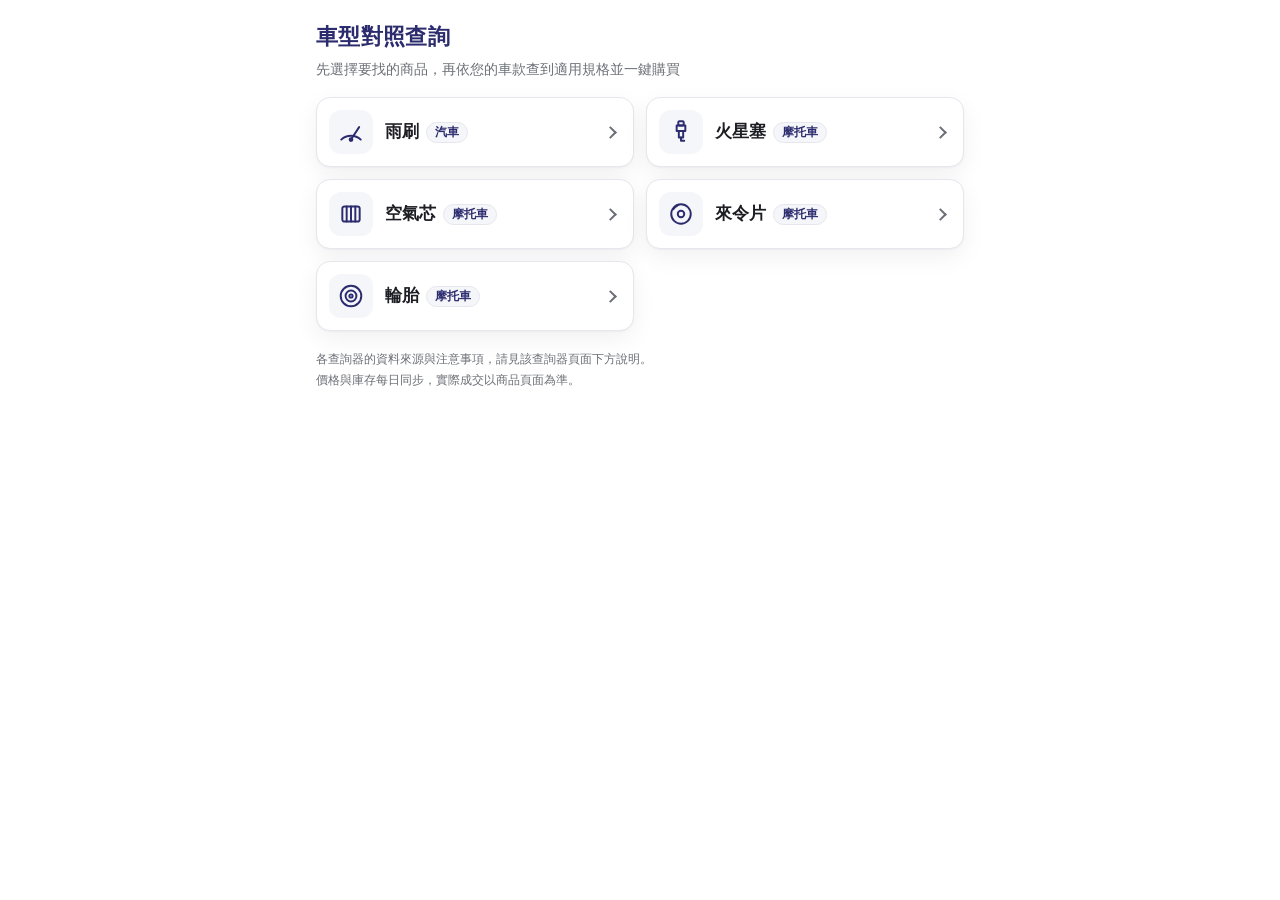
<file: index.html>
<!DOCTYPE html>
<html lang="zh-Hant">
<head>
<meta charset="UTF-8" />
<meta name="viewport" content="width=device-width, initial-scale=1, viewport-fit=cover" />
<title>車型對照查詢 | CarMall</title>
<meta name="description" content="先選擇要找的商品，再依您的車款查到適用規格並直接購買" />
<link rel="preconnect" href="https://www.carmall.com.tw" />
<link rel="stylesheet" href="styles.css" />
</head>
<body>
<div class="hub" id="hub">
  <header class="hub-head">
    <h1 class="hub-title">車型對照查詢</h1>
    <p class="hub-sub">先選擇要找的商品，再依您的車款查到適用規格並一鍵購買</p>
  </header>

  <!-- One card per live finder. Only list a category once its finder works end to end:
       every card on this page must lead somewhere a customer can finish a lookup.
       Finders are opened in this same frame with ?from=hub so they show a back link. -->
  <nav class="hub-grid" aria-label="選擇商品類別">
    <a class="hub-card" href="https://liquimolytaiwan.github.io/carmall-wiper-finder/?from=hub">
      <span class="hub-ico" aria-hidden="true">
        <svg viewBox="0 0 24 24" fill="none" stroke="currentColor" stroke-width="1.8" stroke-linecap="round" stroke-linejoin="round"><path d="M3 19a13 13 0 0 1 18 0"/><path d="M12 19 19.5 7.5"/><circle cx="12" cy="19" r="1.3"/></svg>
      </span>
      <span class="hub-text">
        <span class="hub-name">雨刷 <em class="hub-tag">汽車</em></span>
      </span>
      <span class="hub-go" aria-hidden="true"></span>
    </a>

    <a class="hub-card" href="https://liquimolytaiwan.github.io/carmall-ngk-finder/?from=hub">
      <span class="hub-ico" aria-hidden="true">
        <svg viewBox="0 0 24 24" fill="none" stroke="currentColor" stroke-width="1.8" stroke-linecap="round" stroke-linejoin="round"><rect x="9.5" y="2" width="5" height="4" rx="1"/><path d="M8 6h8v5H8z"/><path d="M10 11h4v6h-4z"/><path d="M12 17v3h3"/></svg>
      </span>
      <span class="hub-text">
        <span class="hub-name">火星塞 <em class="hub-tag">摩托車</em></span>
      </span>
      <span class="hub-go" aria-hidden="true"></span>
    </a>

    <a class="hub-card" href="filters/?from=hub">
      <span class="hub-ico" aria-hidden="true">
        <svg viewBox="0 0 24 24" fill="none" stroke="currentColor" stroke-width="1.8" stroke-linecap="round" stroke-linejoin="round"><rect x="4" y="5" width="16" height="14" rx="2"/><path d="M8 5v14M12 5v14M16 5v14"/></svg>
      </span>
      <span class="hub-text">
        <span class="hub-name">空氣芯 <em class="hub-tag">摩托車</em></span>
      </span>
      <span class="hub-go" aria-hidden="true"></span>
    </a>

    <a class="hub-card" href="pads/?from=hub">
      <span class="hub-ico" aria-hidden="true">
        <svg viewBox="0 0 24 24" fill="none" stroke="currentColor" stroke-width="1.8" stroke-linecap="round" stroke-linejoin="round"><circle cx="12" cy="12" r="9"/><circle cx="12" cy="12" r="3"/><path d="M5 7.5a8 8 0 0 1 4-3.6"/></svg>
      </span>
      <span class="hub-text">
        <span class="hub-name">來令片 <em class="hub-tag">摩托車</em></span>
      </span>
      <span class="hub-go" aria-hidden="true"></span>
    </a>
    <a class="hub-card" href="tires/?from=hub">
      <span class="hub-ico" aria-hidden="true">
        <svg viewBox="0 0 24 24" fill="none" stroke="currentColor" stroke-width="1.8" stroke-linecap="round" stroke-linejoin="round"><circle cx="12" cy="12" r="9.5"/><circle cx="12" cy="12" r="5"/><circle cx="12" cy="12" r="1.5"/></svg>
      </span>
      <span class="hub-text">
        <span class="hub-name">輪胎 <em class="hub-tag">摩托車</em></span>
      </span>
      <span class="hub-go" aria-hidden="true"></span>
    </a>
  </nav>

  <p class="hub-foot">
    各查詢器的資料來源與注意事項，請見該查詢器頁面下方說明。<br>
    價格與庫存每日同步，實際成交以商品頁面為準。
  </p>
</div>

<script src="hub.js"></script>
</body>
</html>
</file>
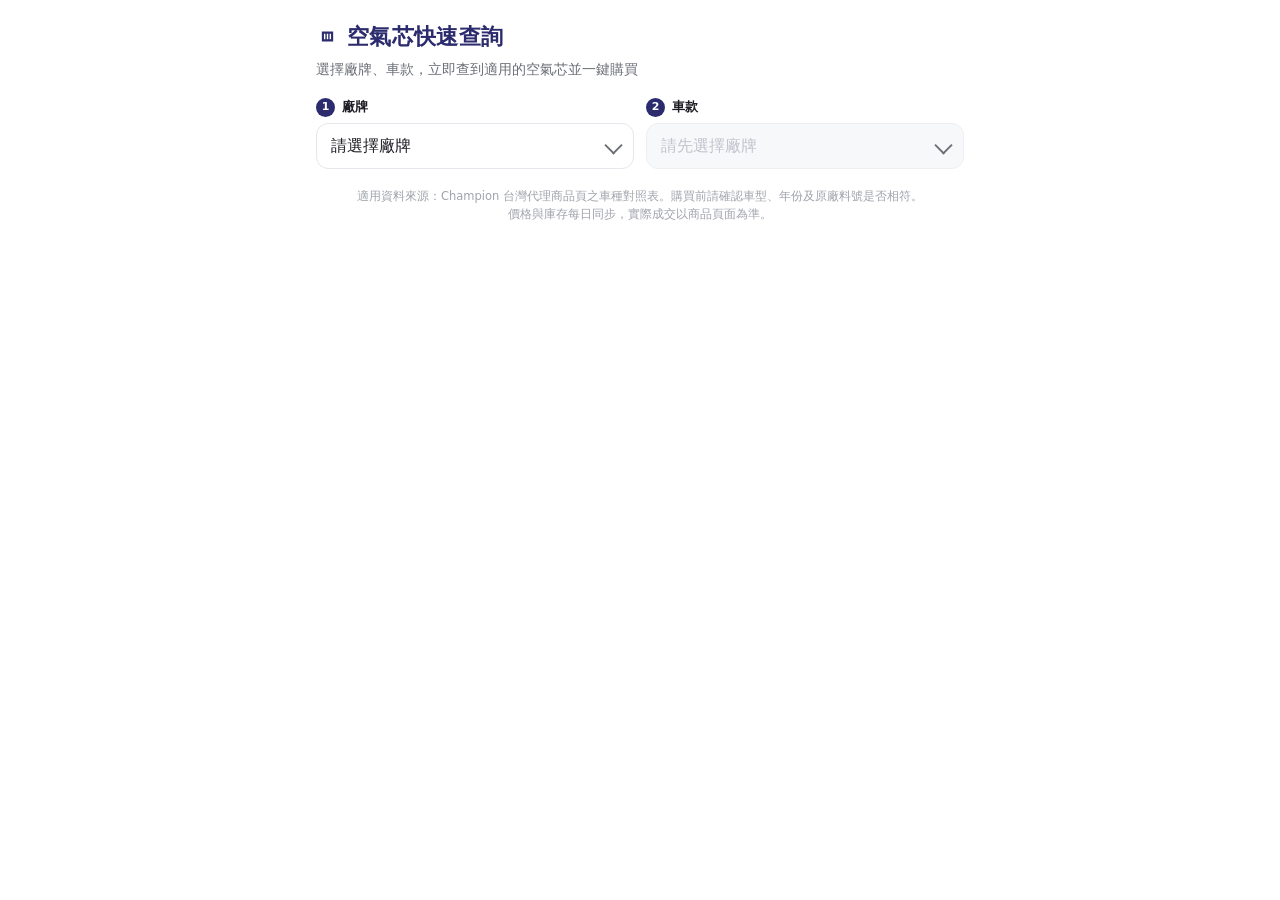
<file: filters/index.html>
<!DOCTYPE html>
<html lang="zh-Hant">
<head>
<meta charset="UTF-8" />
<meta name="viewport" content="width=device-width, initial-scale=1, viewport-fit=cover" />
<title>空氣芯快速查詢 | CarMall</title>
<meta name="description" content="選擇摩托車廠牌與車款，立即查到適用的 Champion 空氣芯並直接購買" />
<link rel="preconnect" href="https://www.carmall.com.tw" />
<link rel="stylesheet" href="../assets/finder.css" />
</head>
<body>
<div class="fd" id="fd">
  <a class="fd-back" id="back-hub" href="https://liquimolytaiwan.github.io/carmall-parts-finder/" hidden>← 換別的商品</a>
  <header class="fd-head">
    <h1 class="fd-title ico-filter">空氣芯快速查詢</h1>
    <p class="fd-sub">選擇廠牌、車款，立即查到適用的空氣芯並一鍵購買</p>
  </header>

  <div class="fd-steps">
    <label class="fd-field">
      <span class="fd-label"><i>1</i> 廠牌</span>
      <span class="fd-select">
        <select id="sel-brand" aria-label="選擇摩托車廠牌">
          <option value="">載入中…</option>
        </select>
      </span>
    </label>

    <label class="fd-field">
      <span class="fd-label"><i>2</i> 車款</span>
      <span class="fd-select">
        <select id="sel-model" aria-label="選擇車款" disabled>
          <option value="">請先選擇廠牌</option>
        </select>
      </span>
    </label>

    <label class="fd-field" id="field-year" hidden>
      <span class="fd-label"><i>3</i> 出廠年份</span>
      <span class="fd-select">
        <select id="sel-year" aria-label="選擇出廠年份">
          <option value="">請選擇出廠年份</option>
        </select>
      </span>
    </label>
  </div>

  <div id="result" class="fd-result" hidden></div>

  <p class="fd-foot">
    適用資料來源：Champion 台灣代理商品頁之車種對照表。購買前請確認車型、年份及原廠料號是否相符。<br>
    價格與庫存每日同步，實際成交以商品頁面為準。
  </p>
</div>

<script src="app.js"></script>
<script src="../assets/finder.js"></script>
<script async src="../assets/link.js"></script>
</body>
</html>
</file>
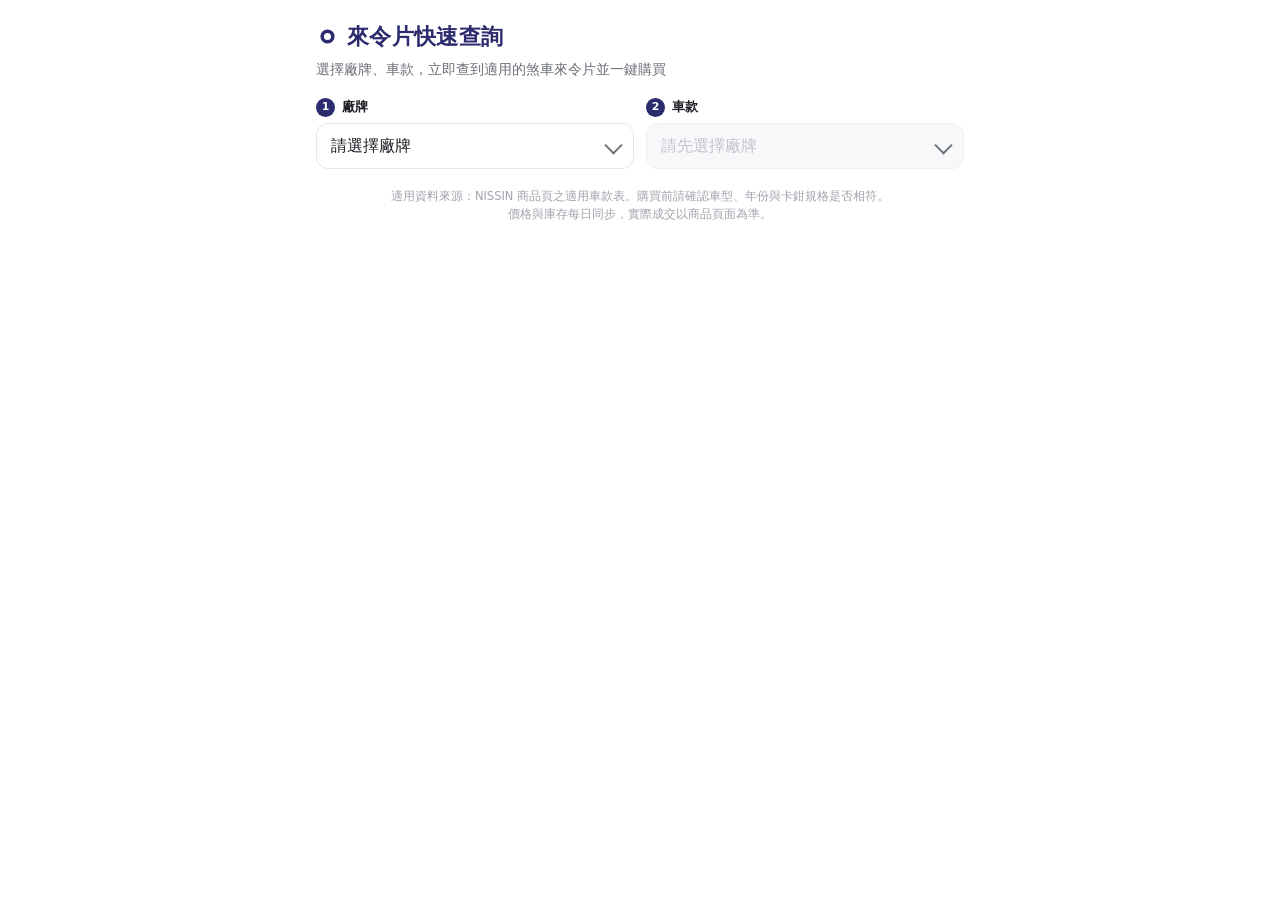
<file: pads/index.html>
<!DOCTYPE html>
<html lang="zh-Hant">
<head>
<meta charset="UTF-8" />
<meta name="viewport" content="width=device-width, initial-scale=1, viewport-fit=cover" />
<title>來令片快速查詢 | CarMall</title>
<meta name="description" content="選擇摩托車廠牌與車款，立即查到適用的 NISSIN 煞車來令片並直接購買" />
<link rel="preconnect" href="https://www.carmall.com.tw" />
<link rel="stylesheet" href="../assets/finder.css" />
</head>
<body>
<div class="fd" id="fd">
  <a class="fd-back" id="back-hub" href="https://liquimolytaiwan.github.io/carmall-parts-finder/" hidden>← 換別的商品</a>
  <header class="fd-head">
    <h1 class="fd-title ico-pad">來令片快速查詢</h1>
    <p class="fd-sub">選擇廠牌、車款，立即查到適用的煞車來令片並一鍵購買</p>
  </header>

  <div class="fd-steps">
    <label class="fd-field">
      <span class="fd-label"><i>1</i> 廠牌</span>
      <span class="fd-select">
        <select id="sel-brand" aria-label="選擇摩托車廠牌">
          <option value="">載入中…</option>
        </select>
      </span>
    </label>

    <label class="fd-field">
      <span class="fd-label"><i>2</i> 車款</span>
      <span class="fd-select">
        <select id="sel-model" aria-label="選擇車款" disabled>
          <option value="">請先選擇廠牌</option>
        </select>
      </span>
    </label>

    <label class="fd-field" id="field-year" hidden>
      <span class="fd-label"><i>3</i> 出廠年份</span>
      <span class="fd-select">
        <select id="sel-year" aria-label="選擇出廠年份">
          <option value="">請選擇出廠年份</option>
        </select>
      </span>
    </label>
  </div>

  <div id="result" class="fd-result" hidden></div>

  <p class="fd-foot">
    適用資料來源：NISSIN 商品頁之適用車款表。購買前請確認車型、年份與卡鉗規格是否相符。<br>
    價格與庫存每日同步，實際成交以商品頁面為準。
  </p>
</div>

<script src="app.js"></script>
<script src="../assets/finder.js"></script>
<script async src="../assets/link.js"></script>
</body>
</html>
</file>
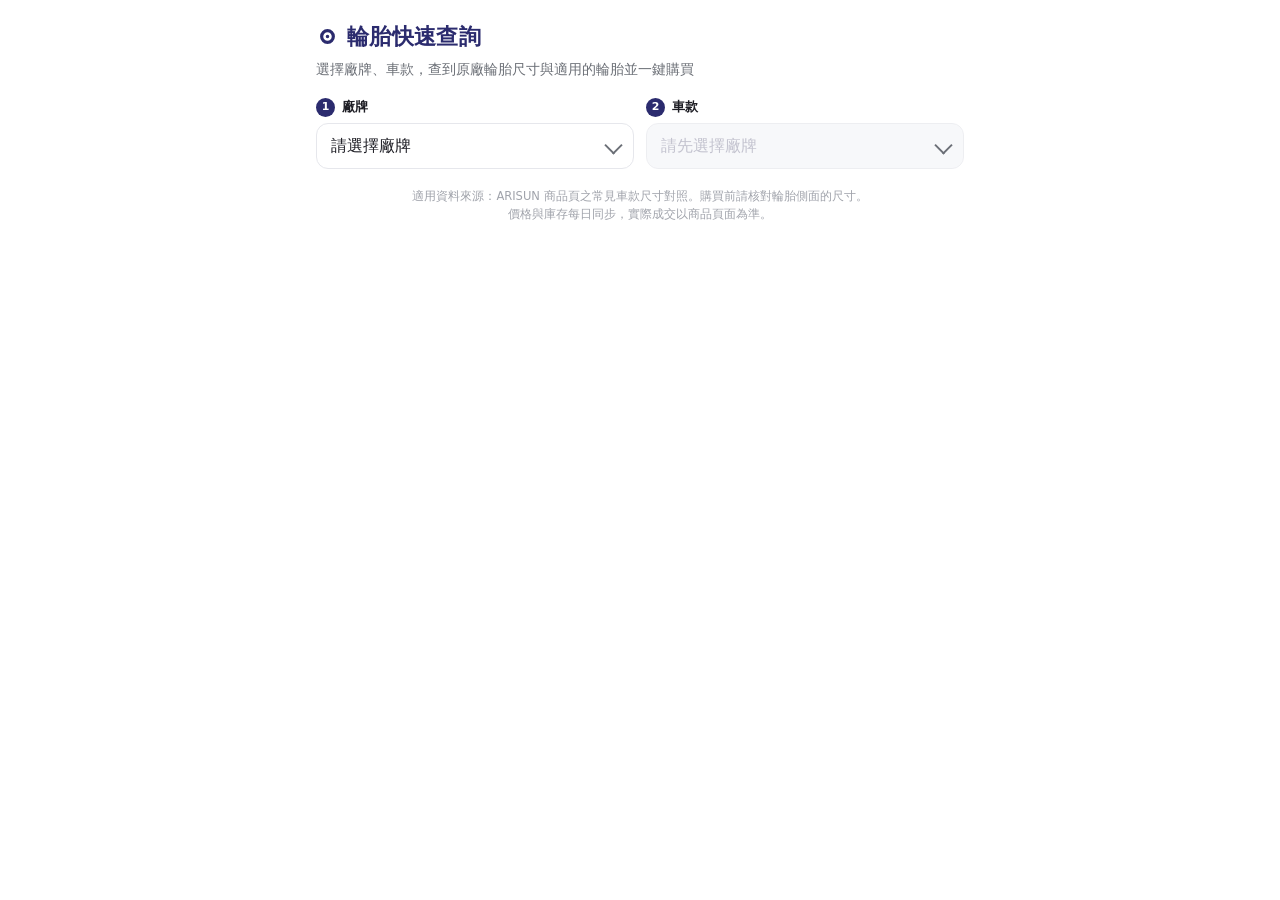
<file: tires/index.html>
<!DOCTYPE html>
<html lang="zh-Hant">
<head>
<meta charset="UTF-8" />
<meta name="viewport" content="width=device-width, initial-scale=1, viewport-fit=cover" />
<title>輪胎快速查詢 | CarMall</title>
<meta name="description" content="選擇摩托車廠牌與車款，查到原廠前後輪尺寸與適用的 ARISUN 輪胎並直接購買" />
<link rel="preconnect" href="https://www.carmall.com.tw" />
<link rel="stylesheet" href="../assets/finder.css" />
</head>
<body>
<div class="fd" id="fd">
  <a class="fd-back" id="back-hub" href="https://liquimolytaiwan.github.io/carmall-parts-finder/" hidden>← 換別的商品</a>
  <header class="fd-head">
    <h1 class="fd-title ico-tire">輪胎快速查詢</h1>
    <p class="fd-sub">選擇廠牌、車款，查到原廠輪胎尺寸與適用的輪胎並一鍵購買</p>
  </header>

  <div class="fd-steps">
    <label class="fd-field">
      <span class="fd-label"><i>1</i> 廠牌</span>
      <span class="fd-select">
        <select id="sel-brand" aria-label="選擇摩托車廠牌">
          <option value="">載入中…</option>
        </select>
      </span>
    </label>

    <label class="fd-field">
      <span class="fd-label"><i>2</i> 車款</span>
      <span class="fd-select">
        <select id="sel-model" aria-label="選擇車款" disabled>
          <option value="">請先選擇廠牌</option>
        </select>
      </span>
    </label>
  </div>

  <div id="result" class="fd-result" hidden></div>

  <p class="fd-foot">
    適用資料來源：ARISUN 商品頁之常見車款尺寸對照。購買前請核對輪胎側面的尺寸。<br>
    價格與庫存每日同步，實際成交以商品頁面為準。
  </p>
</div>

<script src="app.js"></script>
<script async src="../assets/link.js"></script>
</body>
</html>
</file>
<file: styles.css>
/* Palette, type scale and container width match carmall-wiper-finder / carmall-ngk-finder
   so moving between the hub and a finder inside the same frame feels like one page. */
:root{
  --navy:#2b2b6e;
  --navy-d:#20204f;
  --ink:#1d1d24;
  --muted:#6b6f76;
  --line:#e6e7ec;
  --bg:#ffffff;
  --soft:#f5f6f9;
  --radius:14px;
  --shadow:0 1px 2px rgba(20,20,40,.04),0 8px 24px rgba(20,20,40,.06);
}
*{box-sizing:border-box}
html,body{margin:0;padding:0}
body{
  font-family:"Noto Sans TC","PingFang TC","Microsoft JhengHei",system-ui,-apple-system,"Segoe UI",Roboto,sans-serif;
  color:var(--ink);
  background:transparent;
  -webkit-font-smoothing:antialiased;
  line-height:1.5;
}
.hub{max-width:680px;margin:0 auto;padding:20px 16px 26px}
.hub-head{margin-bottom:18px}
.hub-title{font-size:22px;font-weight:800;margin:0;letter-spacing:.3px;color:var(--navy)}
.hub-sub{margin:6px 0 0;color:var(--muted);font-size:13.5px}

.hub-grid{display:grid;grid-template-columns:1fr 1fr;gap:12px}
@media (max-width:520px){.hub-grid{grid-template-columns:1fr}}

.hub-card{
  display:flex;align-items:center;gap:12px;
  padding:12px 14px 12px 12px;min-height:68px;
  background:var(--bg);border:1.5px solid var(--line);border-radius:var(--radius);
  color:inherit;text-decoration:none;box-shadow:var(--shadow);
  transition:border-color .15s,transform .15s;
  -webkit-tap-highlight-color:transparent;
}
.hub-card:hover,.hub-card:focus-visible{border-color:var(--navy);outline:none}
.hub-card:active{transform:scale(.99)}
.hub-ico{
  flex:0 0 auto;width:44px;height:44px;border-radius:12px;
  display:inline-flex;align-items:center;justify-content:center;
  background:var(--soft);color:var(--navy);
}
.hub-ico svg{width:26px;height:26px}
.hub-text{flex:1 1 auto;min-width:0;display:flex;flex-direction:column;gap:3px}
.hub-name{font-size:16.5px;font-weight:800;color:var(--ink);display:flex;align-items:center;gap:7px}
.hub-tag{
  font-style:normal;font-size:11.5px;font-weight:700;color:var(--navy);
  background:var(--soft);border:1px solid var(--line);border-radius:999px;padding:1px 8px;
}
.hub-go{
  flex:0 0 auto;width:9px;height:9px;margin-right:4px;
  border-right:2px solid var(--muted);border-top:2px solid var(--muted);transform:rotate(45deg);
}
.hub-foot{margin:18px 0 0;color:var(--muted);font-size:12px;line-height:1.7}
</file>
<file: assets/finder.css>
/* Shared finder styles for the finders in this repo (filters/, pads/, tires/).
   Copied from carmall-ngk-finder/styles.css with the pf- prefix renamed to fd-, so all
   finders the hub opens look like one family. */
:root{
  --navy:#2b2b6e;
  --navy-d:#20204f;
  --ink:#1d1d24;
  --muted:#6b6f76;
  --line:#e6e7ec;
  --bg:#ffffff;
  --soft:#f5f6f9;
  --dx:#bb198b;          /* NGK's own MotoDX accent colour */
  --warn:#b9892b;
  --sale:#d8262d;
  --radius:14px;
  --shadow:0 1px 2px rgba(20,20,40,.04),0 8px 24px rgba(20,20,40,.06);
}
*{box-sizing:border-box}
html,body{margin:0;padding:0}
body{
  font-family:"Noto Sans TC","PingFang TC","Microsoft JhengHei",system-ui,-apple-system,"Segoe UI",Roboto,sans-serif;
  color:var(--ink);
  background:transparent;
  -webkit-font-smoothing:antialiased;
  line-height:1.5;
}
.fd{max-width:680px;margin:0 auto;padding:20px 16px 26px}
/* header */
/* back to the parts-finder hub — shown only when opened with ?from=hub */
.fd-back{display:inline-flex;align-items:center;gap:4px;margin:0 0 14px;padding:6px 13px 6px 11px;font-size:13.5px;font-weight:700;color:var(--navy);text-decoration:none;background:var(--soft);border:1px solid var(--line);border-radius:999px}
.fd-back:hover{border-color:var(--navy)}
.fd-back[hidden]{display:none}
.fd-head{margin-bottom:18px}
.fd-title{
  font-size:22px;font-weight:800;margin:0;letter-spacing:.3px;
  color:var(--navy);display:flex;align-items:center;gap:9px;
}
/* Each finder picks its own title icon with an ico-* class on .fd-title (the plug finder's
   lightning bolt would be wrong on an air-filter page); no class = no icon. */
.fd-title::before{
  content:"";width:22px;height:22px;flex:0 0 auto;border-radius:6px;
  background:var(--navy);display:none;
}
.fd-title.ico-filter::before{
  display:block;
  -webkit-mask:url("data:image/svg+xml;utf8,<svg xmlns='http://www.w3.org/2000/svg' viewBox='0 0 24 24' fill='white'><path fill-rule='evenodd' d='M4 5h16v14H4zM7 8h2v8H7zm4 0h2v8h-2zm4 0h2v8h-2z'/></svg>") center/17px no-repeat;
          mask:url("data:image/svg+xml;utf8,<svg xmlns='http://www.w3.org/2000/svg' viewBox='0 0 24 24' fill='white'><path fill-rule='evenodd' d='M4 5h16v14H4zM7 8h2v8H7zm4 0h2v8h-2zm4 0h2v8h-2z'/></svg>") center/17px no-repeat;
}
.fd-sub{margin:6px 0 0;color:var(--muted);font-size:13.5px}
/* steps */
.fd-steps{display:flex;flex-direction:column;gap:12px}
.fd-field{display:flex;flex-direction:column;gap:6px}
.fd-field[hidden]{display:none}
.fd-label{font-size:13px;font-weight:700;color:var(--ink);display:flex;align-items:center;gap:7px}
.fd-label i{
  font-style:normal;width:19px;height:19px;border-radius:50%;
  background:var(--navy);color:#fff;font-size:11px;font-weight:700;
  display:inline-flex;align-items:center;justify-content:center;
}
.fd-select{position:relative;display:block}
.fd-select::after{
  content:"";position:absolute;right:14px;top:50%;width:11px;height:11px;
  transform:translateY(-55%) rotate(45deg);
  border-right:2px solid var(--muted);border-bottom:2px solid var(--muted);
  pointer-events:none;
}
.fd-select select{
  -webkit-appearance:none;-moz-appearance:none;appearance:none;
  width:100%;padding:13px 40px 13px 14px;
  font-size:15.5px;font-family:inherit;color:var(--ink);
  background:var(--bg);border:1.5px solid var(--line);border-radius:12px;
  cursor:pointer;transition:border-color .15s,box-shadow .15s;
}
.fd-select select:hover:not(:disabled){border-color:#c9cbd4}
.fd-select select:focus{outline:none;border-color:var(--navy);box-shadow:0 0 0 3px rgba(43,43,110,.12)}
.fd-select select:disabled{background:var(--soft);color:#aab;cursor:not-allowed}
/* result */
.fd-result{margin-top:18px;animation:rise .25s ease}
@keyframes rise{from{opacity:0;transform:translateY(6px)}to{opacity:1;transform:none}}
.rc{
  border:1.5px solid var(--line);border-radius:var(--radius);
  background:var(--bg);box-shadow:var(--shadow);overflow:hidden;
}
.rc-top{padding:15px 16px;background:linear-gradient(180deg,#fafbfd,#f4f5f9);border-bottom:1px solid var(--line)}
.rc-veh{font-size:14px;font-weight:700;color:var(--navy)}
.rc-veh small{display:block;font-weight:500;color:var(--muted);font-size:12.5px;margin-top:2px}
.rc-body{padding:16px}
/* spec table */
.spec-title{font-size:13px;font-weight:700;margin:0 0 9px}
.spec-wrap{overflow-x:auto;-webkit-overflow-scrolling:touch;margin-bottom:16px}
.spec{width:100%;border-collapse:collapse;font-size:12.5px;white-space:nowrap}
.spec th{
  background:var(--soft);color:var(--muted);font-weight:700;font-size:11.5px;
  padding:8px 10px;text-align:left;border-bottom:1.5px solid var(--line);
}
.spec td{padding:9px 10px;border-bottom:1px solid var(--line);color:var(--ink)}
.spec tr:last-child td{border-bottom:none}
.spec .dx{color:var(--dx);font-weight:800}
/* buy options */
.opt-title{font-size:13px;font-weight:700;color:var(--ink);margin:2px 0 10px}
.opt-title span{font-weight:500;color:var(--muted);font-size:12px}
.opt{
  display:flex;align-items:center;gap:12px;text-decoration:none;color:inherit;
  border:1.5px solid var(--line);border-radius:12px;padding:13px 14px;margin-bottom:10px;
  transition:border-color .15s,box-shadow .15s,transform .05s;background:var(--bg);
}
.opt:hover{border-color:var(--navy);box-shadow:0 4px 14px rgba(43,43,110,.10)}
.opt:active{transform:translateY(1px)}
.opt-main{flex:1;min-width:0}
.opt-name{font-size:14px;font-weight:700;color:var(--ink);display:flex;align-items:center;flex-wrap:wrap;gap:6px}
.opt-sub{font-size:12px;color:var(--muted);margin-top:3px}
.opt-right{display:flex;align-items:center;gap:8px;flex:0 0 auto}
.opt-price{text-align:right;line-height:1.15;white-space:nowrap}
.opt-price .unitp{display:block;font-size:11px;font-weight:500;color:var(--muted)}
.opt-price .now{display:block;font-size:18px;font-weight:800;color:var(--navy)}
.opt-right svg{width:18px;height:18px;color:var(--navy)}
.tag{display:inline-block;font-size:11px;font-weight:700;padding:2px 8px;border-radius:999px;vertical-align:middle;margin-left:6px}
.tag-dx{background:#fbe9f5;color:var(--dx)}
.tag-low{background:#fdecec;color:var(--sale)}
.tag-brand{background:#eef0fa;color:var(--navy)}
/* a per-fit caveat on a buy card (frame-number change, shop-matched fitment) */
.opt-note{font-size:12px;color:#7a5a17;background:#fdf4e3;border-radius:8px;padding:5px 8px;margin-top:6px;line-height:1.5}
.fd-title.ico-pad::before{display:block;
  -webkit-mask:url("data:image/svg+xml;utf8,<svg xmlns='http://www.w3.org/2000/svg' viewBox='0 0 24 24' fill='white'><path fill-rule='evenodd' d='M12 2a10 10 0 1 1 0 20 10 10 0 0 1 0-20zm0 5a5 5 0 1 0 0 10 5 5 0 0 0 0-10z'/></svg>") center/17px no-repeat;
          mask:url("data:image/svg+xml;utf8,<svg xmlns='http://www.w3.org/2000/svg' viewBox='0 0 24 24' fill='white'><path fill-rule='evenodd' d='M12 2a10 10 0 1 1 0 20 10 10 0 0 1 0-20zm0 5a5 5 0 1 0 0 10 5 5 0 0 0 0-10z'/></svg>") center/17px no-repeat;}
/* notes + empty states */
.note{
  display:flex;gap:8px;align-items:flex-start;font-size:12.5px;color:var(--muted);
  background:var(--soft);border-radius:10px;padding:10px 12px;margin-top:12px;
}
.note svg{width:15px;height:15px;flex:0 0 auto;margin-top:1px;opacity:.7}
/* The Taiwan list carries no model years, so its caveat has to read as a caution
   rather than blend into the grey footnotes it sits next to. */
.note-warn{background:#fdf4e3;color:#7a5a17}
.note-warn b{color:#8a5a00}
.state{text-align:center;padding:18px 10px 10px}
.state .ico{width:42px;height:42px;margin:0 auto 10px;opacity:.55}
.state h3{margin:0 0 6px;font-size:15px;color:var(--ink)}
.state p{margin:0;font-size:13px;color:var(--muted)}
.state .cta{margin-top:14px}
.cta{
  display:flex;align-items:center;justify-content:center;gap:8px;
  width:100%;padding:13px;border-radius:12px;border:none;cursor:pointer;
  background:var(--navy);color:#fff;font-size:15px;font-weight:700;font-family:inherit;
  text-decoration:none;transition:background .15s,transform .05s;
}
.cta:hover{background:var(--navy-d)}
.cta:active{transform:translateY(1px)}
.cta.secondary{background:#fff;color:var(--navy);border:1.5px solid var(--navy)}
.cta.secondary:hover{background:#f3f3fb}
.fd-foot{font-size:11.5px;color:#a0a3ab;text-align:center;margin:18px 0 0;line-height:1.6}
/* desktop */
@media(min-width:560px){
  .fd-steps{flex-direction:row}
  .fd-field{flex:1}
}
/* phone: turn the spec table into stacked rows */
@media(max-width:479px){
  .spec,.spec tbody,.spec tr,.spec td{display:block;width:100%}
  .spec{white-space:normal}
  .spec thead{display:none}
  .spec tr{border:1.5px solid var(--line);border-radius:10px;padding:4px 0;margin-bottom:8px}
  .spec tr:last-child{margin-bottom:0}
  .spec td{
    display:flex;justify-content:space-between;gap:12px;
    border-bottom:1px dashed var(--line);padding:7px 12px;
  }
  .spec tr td:last-child{border-bottom:none}
  .spec td::before{content:attr(data-th);color:var(--muted);font-size:11.5px;flex:0 0 auto}
}
/* ---- tyre finder (tires/) — additive; filters/ and pads/ never use these classes ---- */
.fd-title.ico-tire::before{display:block;
  -webkit-mask:url("data:image/svg+xml;utf8,<svg xmlns='http://www.w3.org/2000/svg' viewBox='0 0 24 24' fill='white'><path fill-rule='evenodd' d='M12 1.5a10.5 10.5 0 1 1 0 21 10.5 10.5 0 0 1 0-21zm0 4.5a6 6 0 1 0 0 12 6 6 0 0 0 0-12zm0 3.5a2.5 2.5 0 1 1 0 5 2.5 2.5 0 0 1 0-5z'/></svg>") center/17px no-repeat;
          mask:url("data:image/svg+xml;utf8,<svg xmlns='http://www.w3.org/2000/svg' viewBox='0 0 24 24' fill='white'><path fill-rule='evenodd' d='M12 1.5a10.5 10.5 0 1 1 0 21 10.5 10.5 0 0 1 0-21zm0 4.5a6 6 0 1 0 0 12 6 6 0 0 0 0-12zm0 3.5a2.5 2.5 0 1 1 0 5 2.5 2.5 0 0 1 0-5z'/></svg>") center/17px no-repeat;}
.tire-pos{margin-top:16px}
.tc{margin-bottom:10px}
.tc>.opt{margin-bottom:0}
.tc.has-install>.opt{border-radius:12px 12px 0 0}
/* the 合作車行安裝 twin: a sibling link under the card, never nested inside its <a> */
.opt-install{
  display:flex;align-items:center;justify-content:space-between;gap:12px;
  border:1.5px solid var(--line);border-top:none;border-radius:0 0 12px 12px;
  padding:10px 14px;background:var(--soft);color:var(--navy);text-decoration:none;font-size:13px;
}
.opt-install:hover{border-color:var(--navy)}
.opt-install .oi-main{flex:1;min-width:0}
.opt-install b{font-weight:700}
.opt-install small{display:block;color:var(--muted);font-size:11.5px;line-height:1.5;margin-top:2px}
.opt-install .oi-price{font-weight:800;font-size:15px;white-space:nowrap}
.opt-price .was{text-decoration:line-through}
</file>
